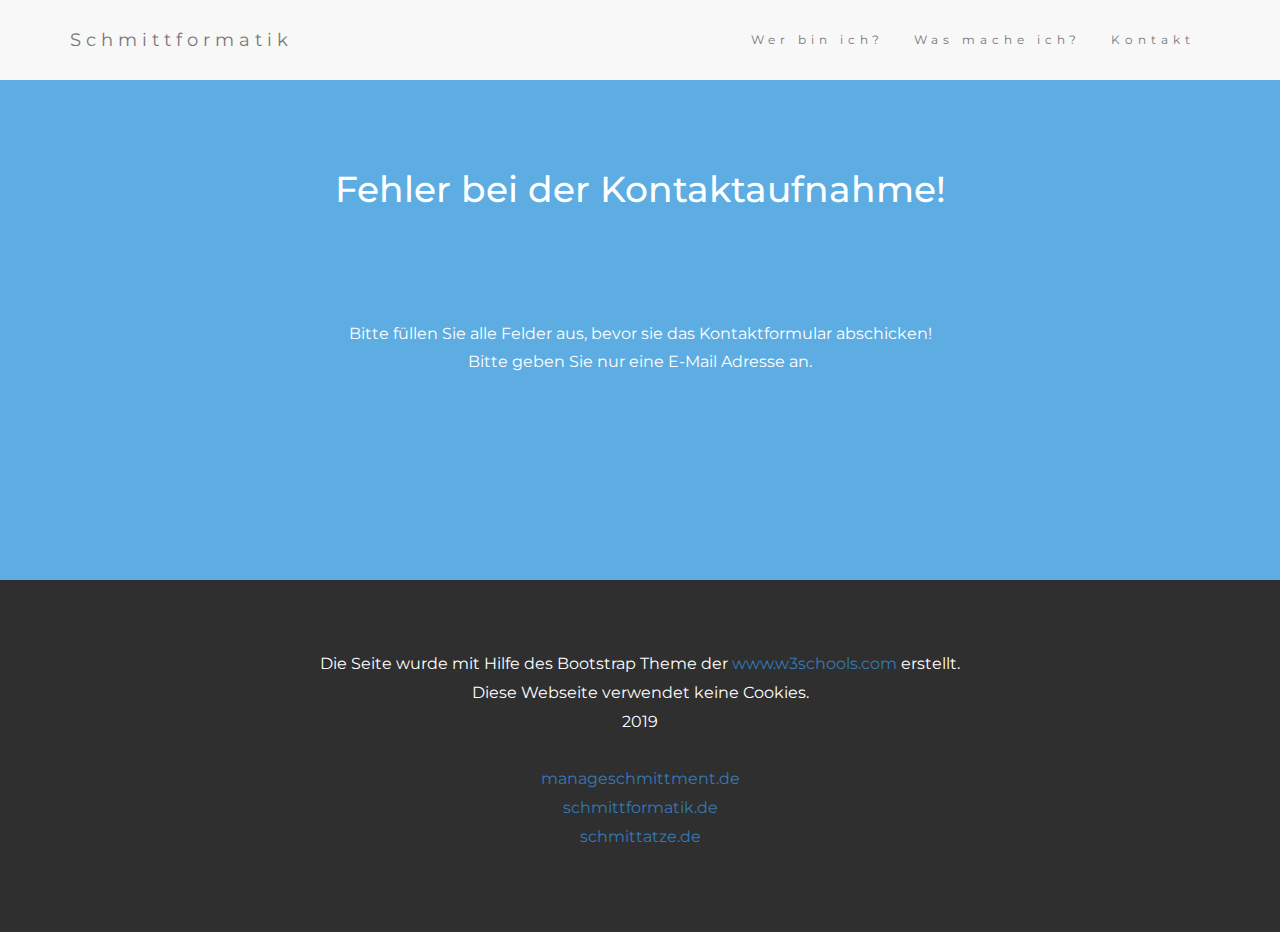
<file: views/error_message.html>
<!DOCTYPE html>
<html lang="de">

<head>
    <title>Fehler bei der Kontaktaufnahme.</title>
    <meta charset="utf-8">
    <meta name="viewport" content="width=device-width, initial-scale=1">
    <meta name="description" content="Software Entwickler für digitale Lösungen im Cloud-Umfeld.">
    <meta name="keywords"
        content="Schmittformatik, Mobile Medien, Cloud, Azure, Waiblingen, Esslingen, Hochschule der Medien">

    <meta property="og:title" content="Marcel Schmitt - Software Entwickler für digitale Lösungen im Cloud-Umfeld.">
    <meta property="og:description" content="Software Entwickler für digitale Lösungen im Cloud-Umfeld.">
    <meta property="og:image" content="assets/serenity.jpg">
    <meta property="og:url" content="http://schmittformatik.de">

    <link rel="icon" type="assets/jpeg" href="../assets/serenity.jpg">

    <link rel="stylesheet" href="https://maxcdn.bootstrapcdn.com/bootstrap/3.4.0/css/bootstrap.min.css">
    <link href="https://fonts.googleapis.com/css?family=Montserrat" rel="stylesheet">
    <link rel="stylesheet" href="../css/styles.css" type="text/css">

    <script src="https://ajax.googleapis.com/ajax/libs/jquery/3.3.1/jquery.min.js"></script>
    <script src="https://maxcdn.bootstrapcdn.com/bootstrap/3.4.0/js/bootstrap.min.js"></script>
    <script src="../js/functions.js"></script>
</head>

<body>
    <nav class="navbar navbar-default">
        <div class="container">
            <div class="navbar-header">
                <button type="button" class="navbar-toggle" data-toggle="collapse" data-target="#myNavbar">
                    <span class="icon-bar"></span>
                    <span class="icon-bar"></span>
                    <span class="icon-bar"></span>
                </button>
                <a class="navbar-brand" href="../index.php">Schmittformatik</a>
            </div>
            <div class="collapse navbar-collapse" id="myNavbar">
                <ul class="nav navbar-nav navbar-right">
                    <li><a href="../index.php#wer-bin-ich">Wer bin ich?</a></li>
                    <li><a href="../index.php#was-mache-ich">Was mache ich?</a></li>
                    <li><a href="../index.php#kontakt">Kontakt</a></li>
                </ul>
            </div>
        </div>
    </nav>
    <div class="container-fluid bg-3 text-center new-height" id="kontakt">
        <h1>Fehler bei der Kontaktaufnahme!</h1>
        <div class="contact-text-answer">
            <p>
                Bitte füllen Sie alle Felder aus, bevor sie das Kontaktformular abschicken! <br />
                Bitte geben Sie nur eine E-Mail Adresse an.</p>
            </p>

        </div>
    </div>

    <footer class="container-fluid bg-4 text-center">
        <p>
            Die Seite wurde mit Hilfe des Bootstrap Theme der <a href="https://www.w3schools.com"
                target="_blank">www.w3schools.com</a> erstellt.
            <br />
            Diese Webseite verwendet keine Cookies.
            <br />
            2019
            <br />
            <br />
            <a href="http://www.manageschmittment.de" target="_blank">manageschmittment.de</a>
            <br />
            <a href="http://www.schmittformatik.de" target="_blank">schmittformatik.de</a>
            <br />
            <a href="http://www.schmittatze.de" target="_blank">schmittatze.de</a>
        </p>
    </footer>
</body>

</html>
</file>
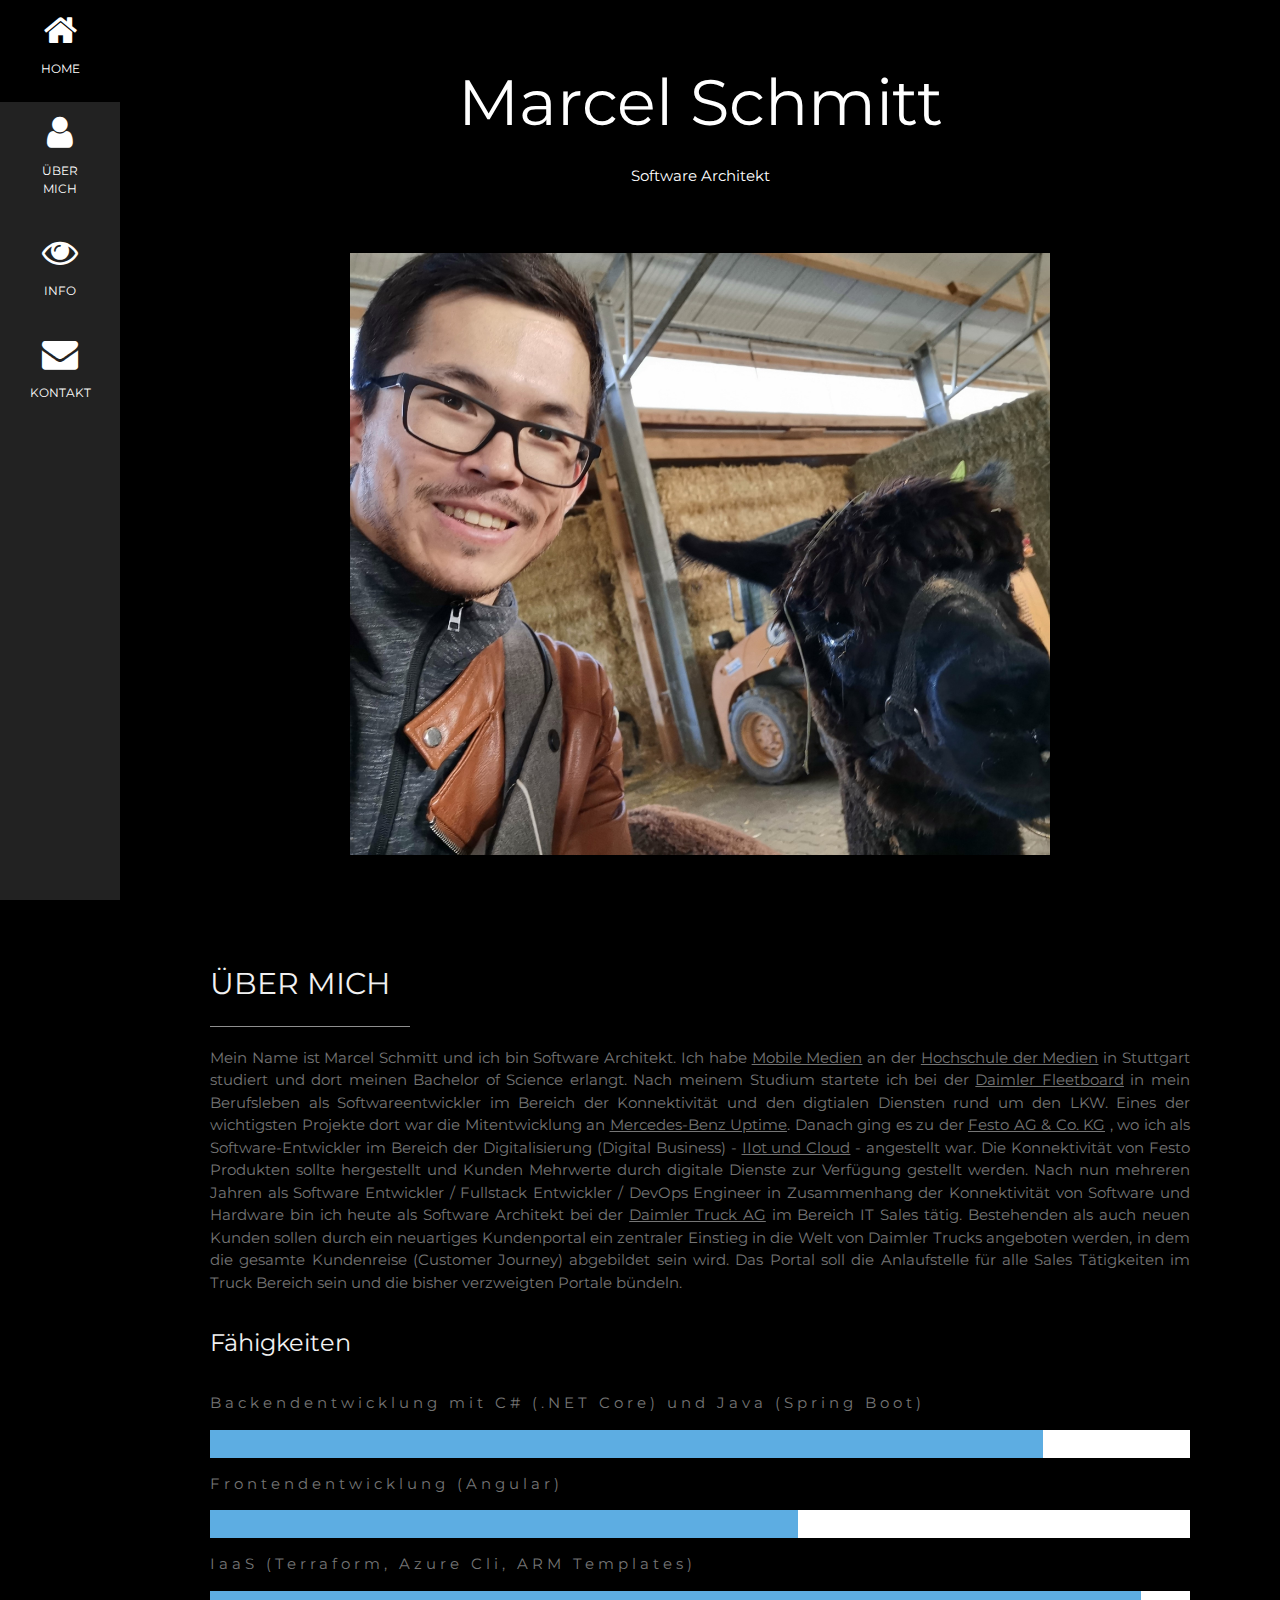
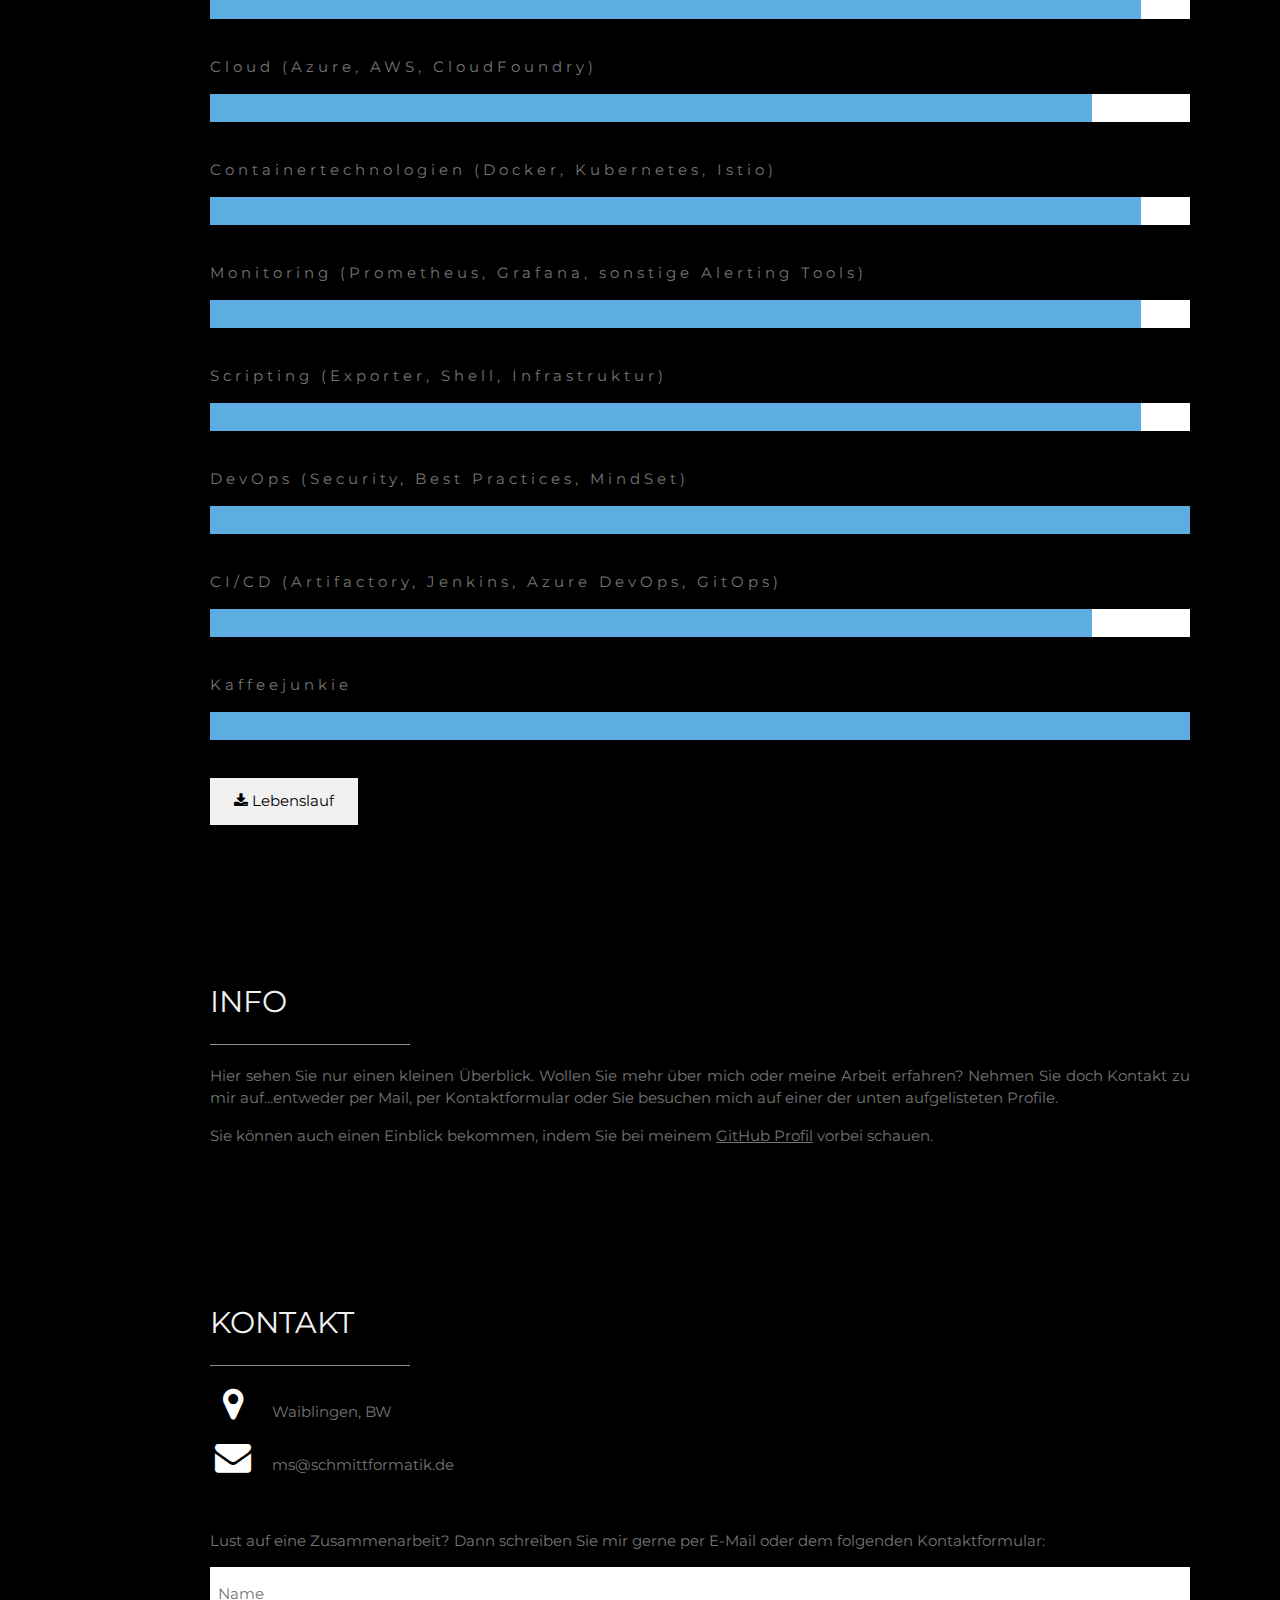
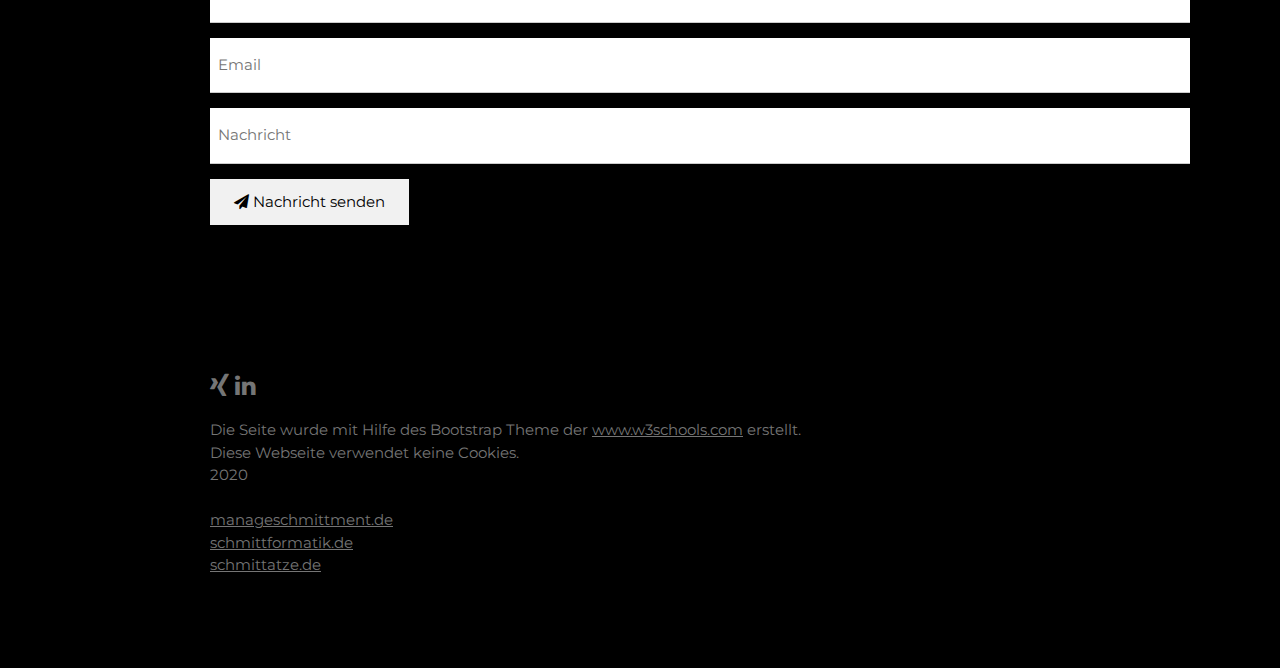
<file: v1/views/home.html>
<!DOCTYPE html>
<html lang="de" xmlns="http://www.w3.org/1999/xhtml" xmlns:fb="http://ogp.me/ns/fb#">
<title>Willkommen auf schmittformatik.de</title>
<meta charset="UTF-8">
<meta name="viewport" content="width=device-width, initial-scale=1">
<link rel="stylesheet" href="https://www.w3schools.com/w3css/4/w3.css">
<link rel="stylesheet" href="https://fonts.googleapis.com/css?family=Montserrat">
<link rel="stylesheet" href="https://cdnjs.cloudflare.com/ajax/libs/font-awesome/4.7.0/css/font-awesome.min.css">
<link rel="icon" type="assets/jpeg" href="../assets/alpaka.jpg">

<meta name="description" content="Software Architekt für digitale Lösungen im Cloud-Umfeld.">
<meta name="keywords"
  content="Schmittformatik, Mobile Medien, Cloud, Azure, Waiblingen, Esslingen, Hochschule der Medien">

<meta property="og:site_name" content="Schmittformatik.de">
<meta property="og:title" content="Marcel Schmitt - Software Architekt für digitale Lösungen im Cloud-Umfeld.">
<meta property="og:description" content="Software Architekt für digitale Lösungen im Cloud-Umfeld.">
<meta property="og:image" content="http://schmittformatik.de/assets/alpaka_preview.jpg" />
<meta property="og:image:secure_url" content="https://schmittformatik.de/assets/alpaka_preview.jpg" />
<meta property="og:image:type" content="image/jpeg" />
<meta property="og:image:width" content="400" />
<meta property="og:image:height" content="300" />
<meta property="og:url" content="http://schmittformatik.de">
<meta property="og:type" content="software" />
<meta property="og:locale" content="de_DE" />

<style>
  body,
  h1,
  h2,
  h3,
  h4,
  h5,
  h6 {
    font-family: "Montserrat", sans-serif
  }

  .w3-row-padding img {
    margin-bottom: 12px
  }

  /* Set the width of the sidebar to 120px */
  .w3-sidebar {
    width: 120px;
    background: #222;
  }

  /* Add a left margin to the "page content" that matches the width of the sidebar (120px) */
  #main {
    margin-left: 120px
  }

  /* Remove margins from "page content" on small screens */
  @media only screen and (max-width: 600px) {
    #main {
      margin-left: 0
    }
  }
</style>

<body class="w3-black">

  <nav class="w3-sidebar w3-bar-block w3-small w3-hide-small w3-center">
    <a href="#" class="w3-bar-item w3-button w3-padding-large w3-hover-black">
      <i class="fa fa-home w3-xxlarge"></i>
      <p>HOME</p>
    </a>
    <a href="#about" class="w3-bar-item w3-button w3-padding-large w3-hover-black">
      <i class="fa fa-user w3-xxlarge"></i>
      <p>ÜBER MICH</p>
    </a>
    <a href="#photos" class="w3-bar-item w3-button w3-padding-large w3-hover-black">
      <i class="fa fa-eye w3-xxlarge"></i>
      <p>INFO</p>
    </a>
    <a href="#contact" class="w3-bar-item w3-button w3-padding-large w3-hover-black">
      <i class="fa fa-envelope w3-xxlarge"></i>
      <p>KONTAKT</p>
    </a>
  </nav>

  <div class="w3-top w3-hide-large w3-hide-medium" id="myNavbar">
    <div class="w3-bar w3-black w3-opacity w3-hover-opacity-off w3-center w3-small">
      <a href="#" class="w3-bar-item w3-button" style="width:25% !important">HOME</a>
      <a href="#about" class="w3-bar-item w3-button" style="width:25% !important">ÜBER MICH</a>
      <a href="#photos" class="w3-bar-item w3-button" style="width:25% !important">INFO</a>
      <a href="#contact" class="w3-bar-item w3-button" style="width:25% !important">KONTAKT</a>
    </div>
  </div>

  <div class="w3-padding-large" id="main">
    <header class="w3-container w3-padding-32 w3-center w3-black" id="home">
      <h1 class="w3-jumbo"> Marcel Schmitt</h1>
      <p>Software Architekt</p>
      <img src="../assets/alpaka.jpg" class="w3-image" style="padding-top: 50px" width="700px" height="800px">
    </header>

    <div class="w3-content w3-justify w3-text-grey w3-padding-64" id="about">
      <h2 class="w3-text-light-grey">ÜBER MICH</h2>
      <hr style="width:200px" class="w3-opacity">
      <p>Mein Name ist Marcel Schmitt und ich bin Software Architekt.
        Ich habe <a href="https://www.hdm-stuttgart.de/mm" target="_blank">Mobile Medien</a> an der <a
          href="https://www.hdm-stuttgart.de/" target="_blank">Hochschule der Medien</a> in Stuttgart studiert und dort
        meinen Bachelor of Science erlangt.
        Nach meinem Studium startete ich bei der <a href="https://www.fleetboard.de" target="_blank">Daimler
          Fleetboard</a> in mein Berufsleben als Softwareentwickler im Bereich der Konnektivität und den digtialen
        Diensten rund um den LKW.
        Eines der wichtigsten Projekte dort war die Mitentwicklung an <a
          href="https://www.mercedes-benz-trucks.com/de_DE/buy/mercedes-benz-roadefficiency/uptime.html"
          target="_blank">Mercedes-Benz Uptime</a>.
        Danach ging es zu der <a href="https://www.festo.com/cms/de_de/index.htm" target="_blank">Festo AG & Co.
          KG</a> , wo ich als Software-Entwickler im Bereich der Digitalisierung (Digital Business) - <a
          href="https://www.festo.com/cms/de_de/56644.htm" target="_blank">IIot und Cloud</a> - angestellt war. Die
        Konnektivität von Festo Produkten sollte hergestellt und Kunden Mehrwerte durch digitale Dienste zur Verfügung
        gestellt werden.
        Nach nun mehreren Jahren als Software Entwickler / Fullstack Entwickler / DevOps Engineer in Zusammenhang der
        Konnektivität von Software und Hardware bin ich heute als Software Architekt
        bei der <a href="https://www.daimler.com/konzern/geschaeftsfelder/daimler-trucks/" target="_blank">Daimler Truck
          AG</a> im Bereich IT Sales tätig.
        Bestehenden als auch neuen Kunden sollen durch ein neuartiges Kundenportal ein zentraler Einstieg in die Welt
        von Daimler Trucks angeboten werden, in dem die gesamte Kundenreise (Customer Journey) abgebildet sein wird.
        Das Portal soll die Anlaufstelle für alle Sales Tätigkeiten im Truck Bereich sein und die bisher verzweigten
        Portale bündeln.
      </p>
      <h3 class="w3-padding-16 w3-text-light-grey">Fähigkeiten</h3>
      <p class="w3-wide">Backendentwicklung mit C# (.NET Core) und Java (Spring Boot)</p>
      <div class="w3-white">
        <div style="background-color: #5DADE2; height:28px;width:85%"></div>
      </div>
      <p class="w3-wide">Frontendentwicklung (Angular)</p>
      <div class="w3-white">
        <div style="background-color: #5DADE2; height:28px;width:60%"></div>
      </div>
      <p class="w3-wide">IaaS (Terraform, Azure Cli, ARM Templates)</p>
      <div class="w3-white">
        <div style="background-color: #5DADE2; height:28px;width:95%"></div>
      </div><br>
      <p class="w3-wide">Cloud (Azure, AWS, CloudFoundry)</p>
      <div class="w3-white">
        <div style="background-color: #5DADE2; height:28px;width:90%"></div>
      </div><br>
      <p class="w3-wide">Containertechnologien (Docker, Kubernetes, Istio)</p>
      <div class="w3-white">
        <div style="background-color: #5DADE2; height:28px;width:95%"></div>
      </div><br>
      <p class="w3-wide">Monitoring (Prometheus, Grafana, sonstige Alerting Tools)</p>
      <div class="w3-white">
        <div style="background-color: #5DADE2; height:28px;width:95%"></div>
      </div><br>
      <p class="w3-wide">Scripting (Exporter, Shell, Infrastruktur)</p>
      <div class="w3-white">
        <div style="background-color: #5DADE2; height:28px;width:95%"></div>
      </div><br>
      <p class="w3-wide">DevOps (Security, Best Practices, MindSet)</p>
      <div class="w3-white">
        <div style="background-color: #5DADE2; height:28px;width:100%"></div>
      </div><br>
      <p class="w3-wide">CI/CD (Artifactory, Jenkins, Azure DevOps, GitOps)</p>
      <div class="w3-white">
        <div style="background-color: #5DADE2; height:28px;width:90%"></div>
      </div><br>
      <p class="w3-wide">Kaffeejunkie</p>
      <div class="w3-white">
        <div style="background-color: #5DADE2; height:28px;width:100%"></div>
      </div><br>
      <button class="w3-button w3-light-grey w3-padding-large w3-section">
        <a href="../assets/cv_marcel_schmitt.pdf" style="text-decoration: none" target="_blank"><i
            class="fa fa-download"></i> Lebenslauf</a>
      </button>
    </div>

    <div class="w3-content w3-justify w3-text-grey w3-padding-64" id="photos">
      <h2 class="w3-text-light-grey">INFO</h2>
      <hr style="width:200px" class="w3-opacity">
      <p>Hier sehen Sie nur einen kleinen Überblick. Wollen Sie mehr über mich oder meine Arbeit erfahren? Nehmen Sie
        doch Kontakt zu mir auf...entweder per Mail, per Kontaktformular oder Sie besuchen mich auf einer der unten
        aufgelisteten Profile.
      <p>
        Sie können auch einen Einblick bekommen, indem Sie bei meinem <a href="https://github.com/MarcelMYSchmitt"
          target="_blank">GitHub Profil</a> vorbei schauen.
      </p>
    </div>

    <div class="w3-padding-64 w3-content w3-text-grey" id="contact">
      <h2 class="w3-text-light-grey">KONTAKT</h2>
      <hr style="width:200px" class="w3-opacity">

      <div class="w3-section">
        <p><i class="fa fa-map-marker fa-fw w3-text-white w3-xxlarge w3-margin-right"></i>Waiblingen, BW</p>
        <p><i class="fa fa-envelope fa-fw w3-text-white w3-xxlarge w3-margin-right"> </i>ms@schmittformatik.de</p>
      </div><br>
      <p>Lust auf eine Zusammenarbeit? Dann schreiben Sie mir gerne per E-Mail oder dem folgenden Kontaktformular:</p>

      <form action="views/send_mail.php" method="POST" name="contact_form">
        <p><input class="w3-input w3-padding-16" type="text" placeholder="Name" required name="name"></p>
        <p><input class="w3-input w3-padding-16" type="text" placeholder="Email" required name="email"></p>
        <p><input class="w3-input w3-padding-16" type="text" placeholder="Nachricht" required name="message"></p>
        <p>
          <button class="w3-button w3-light-grey w3-padding-large" type="submit">
            <i class="fa fa-paper-plane"></i> Nachricht senden
          </button>
        </p>
      </form>
    </div>

    <footer class="w3-content w3-padding-64 w3-text-grey w3-xlarge">
      <a href="https://www.xing.com/profile/Marcel_Schmitt29" target="_blank"><i
          class="fa fa-xing w3-hover-opacity"></i></a>
      <a href="https://www.linkedin.com/in/marcel-schmitt-bb763a165/" target="_blank"><i
          class="fa fa-linkedin w3-hover-opacity"></i></a>

      <p class="w3-medium">
        Die Seite wurde mit Hilfe des Bootstrap Theme der <a href="https://www.w3schools.com"
          target="_blank">www.w3schools.com</a> erstellt.
        <br />
        Diese Webseite verwendet keine Cookies.
        <br />
        2020
        <br />
        <br />
        <a href="http://www.manageschmittment.de" target="_blank">manageschmittment.de</a>
        <br />
        <a href="http://www.schmittformatik.de" target="_blank">schmittformatik.de</a>
        <br />
        <a href="http://www.schmittatze.de" target="_blank">schmittatze.de</a>
      </p>
    </footer>

  </div>

</body>

</html>
</file>
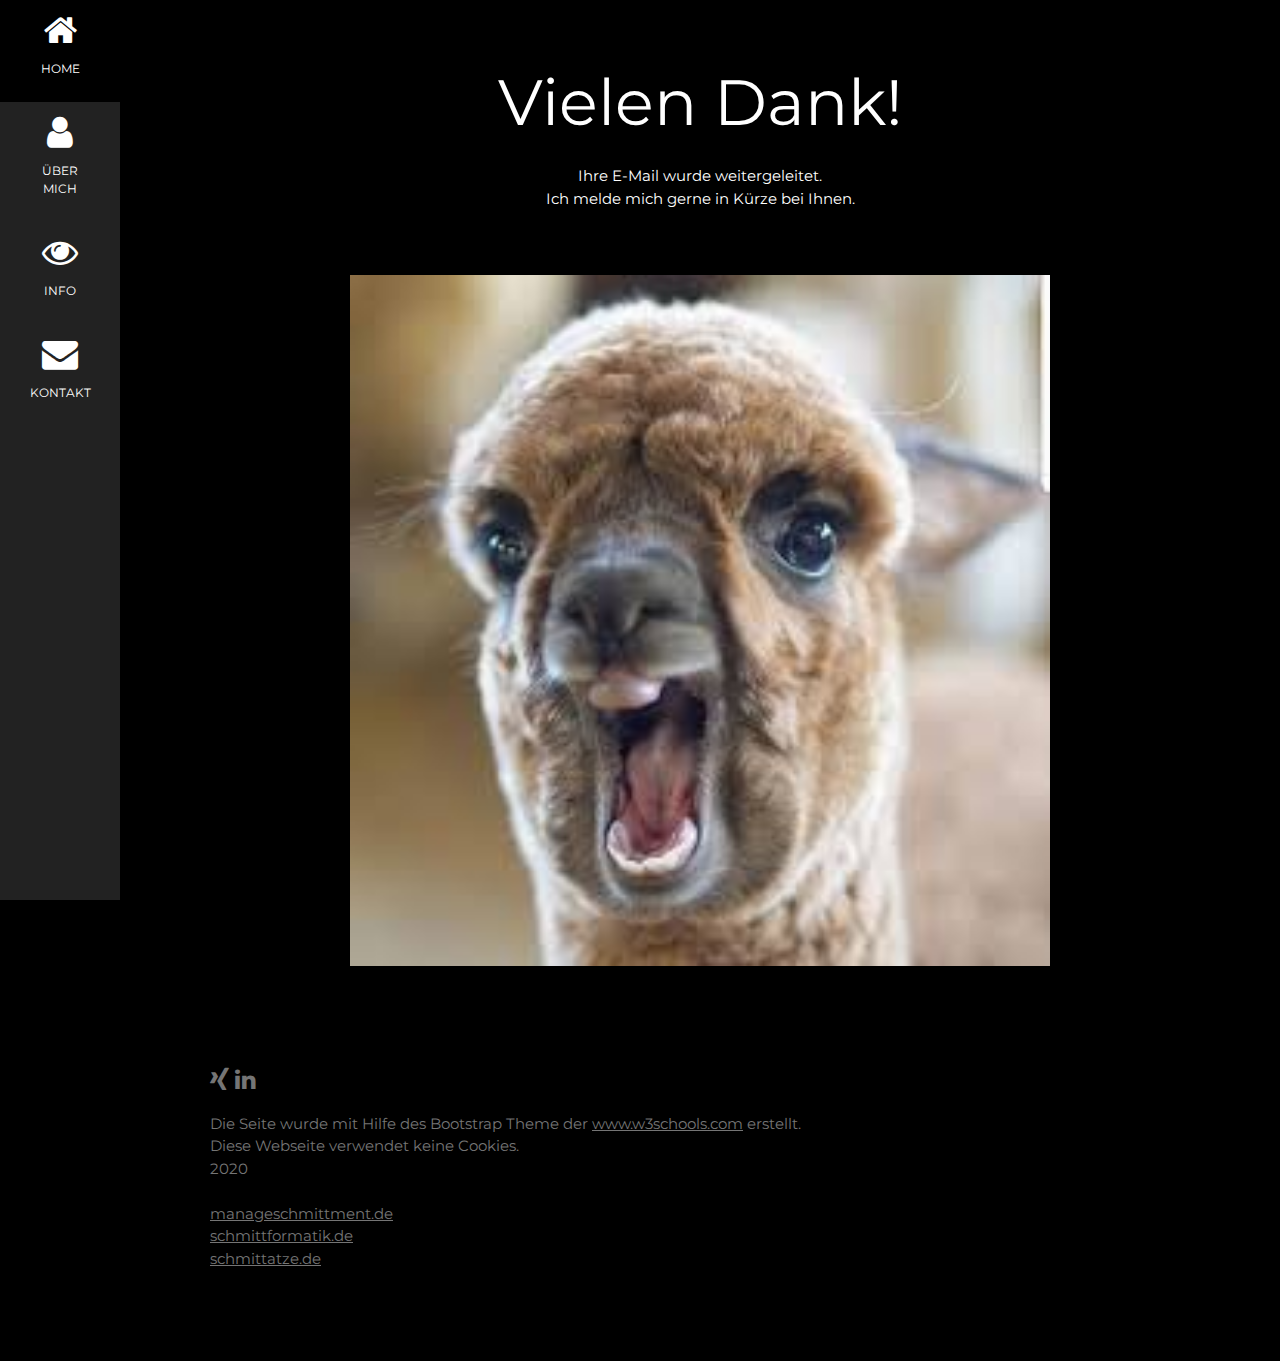
<file: v1/views/thank_you.html>
<!DOCTYPE html>
<html lang="de" xmlns="http://www.w3.org/1999/xhtml" xmlns:fb="http://ogp.me/ns/fb#">
<title>Willkommen auf schmittformatik.de</title>
<meta charset="UTF-8">
<meta name="viewport" content="width=device-width, initial-scale=1">
<link rel="stylesheet" href="https://www.w3schools.com/w3css/4/w3.css">
<link rel="stylesheet" href="https://fonts.googleapis.com/css?family=Montserrat">
<link rel="stylesheet" href="https://cdnjs.cloudflare.com/ajax/libs/font-awesome/4.7.0/css/font-awesome.min.css">
<link rel="icon" type="assets/jpeg" href="alpaka_logo.jpg">

<meta name="description" content="Software Architekt für digitale Lösungen im Cloud-Umfeld.">
<meta name="keywords"
  content="Schmittformatik, Mobile Medien, Cloud, Azure, Waiblingen, Esslingen, Hochschule der Medien">

<meta property="og:site_name" content="Schmittformatik.de">
<meta property="og:title" content="Marcel Schmitt - Software Architekt für digitale Lösungen im Cloud-Umfeld.">
<meta property="og:description" content="Software Architekt für digitale Lösungen im Cloud-Umfeld.">
<meta property="og:image" content="http://schmittformatik.de/assets/alpaka_preview.jpg" />
<meta property="og:image:secure_url" content="https://schmittformatik.de/assets/alpaka_preview.jpg" />
<meta property="og:image:type" content="image/jpeg" />
<meta property="og:image:width" content="400" />
<meta property="og:image:height" content="300" />
<meta property="og:url" content="http://schmittformatik.de">
<meta property="og:type" content="software" />
<meta property="og:locale" content="de_DE" />


<style>
  body,
  h1,
  h2,
  h3,
  h4,
  h5,
  h6 {
    font-family: "Montserrat", sans-serif
  }

  .w3-row-padding img {
    margin-bottom: 12px
  }

  /* Set the width of the sidebar to 120px */
  .w3-sidebar {
    width: 120px;
    background: #222;
  }

  /* Add a left margin to the "page content" that matches the width of the sidebar (120px) */
  #main {
    margin-left: 120px
  }

  /* Remove margins from "page content" on small screens */
  @media only screen and (max-width: 600px) {
    #main {
      margin-left: 0
    }
  }
</style>

<body class="w3-black">

  <nav class="w3-sidebar w3-bar-block w3-small w3-hide-small w3-center">
    <a href="../index.php" class="w3-bar-item w3-button w3-padding-large w3-hover-black">
      <i class="fa fa-home w3-xxlarge"></i>
      <p>HOME</p>
    </a>
    <a href="../index.php#about" class="w3-bar-item w3-button w3-padding-large w3-hover-black">
      <i class="fa fa-user w3-xxlarge"></i>
      <p>ÜBER MICH</p>
    </a>
    <a href="../index.php#photos" class="w3-bar-item w3-button w3-padding-large w3-hover-black">
      <i class="fa fa-eye w3-xxlarge"></i>
      <p>INFO</p>
    </a>
    <a href="../index.php#contact" class="w3-bar-item w3-button w3-padding-large w3-hover-black">
      <i class="fa fa-envelope w3-xxlarge"></i>
      <p>KONTAKT</p>
    </a>
  </nav>

  <div class="w3-top w3-hide-large w3-hide-medium" id="myNavbar">
    <div class="w3-bar w3-black w3-opacity w3-hover-opacity-off w3-center w3-small">
      <a href="../index.php" class="w3-bar-item w3-button" style="width:25% !important">HOME</a>
      <a href="../index.php#about" class="w3-bar-item w3-button" style="width:25% !important">ÜBER MICH</a>
      <a href="../index.php#photos" class="w3-bar-item w3-button" style="width:25% !important">INFO</a>
      <a href="../index.php#contact" class="w3-bar-item w3-button" style="width:25% !important">KONTAKT</a>
    </div>
  </div>

  <div class="w3-padding-large" id="main">
    <header class="w3-container w3-padding-32 w3-center w3-black" id="home">
      <h1 class="w3-jumbo">Vielen Dank!</h1>
      <p>
        Ihre E-Mail wurde weitergeleitet.
        <br />
        Ich melde mich gerne in Kürze bei Ihnen.
      </p>
      <img src="../assets/alpaka_happy.jpg" class="w3-image" style="padding-top: 50px" width="700" height="800">
    </header>


    <footer class="w3-content w3-padding-64 w3-text-grey w3-xlarge">
      <a href="https://www.xing.com/profile/Marcel_Schmitt29" target="_blank"><i
          class="fa fa-xing w3-hover-opacity"></i></a>
      <a href="https://www.linkedin.com/in/marcel-schmitt-bb763a165/" target="_blank"><i
          class="fa fa-linkedin w3-hover-opacity"></i></a>

      <p class="w3-medium">
        Die Seite wurde mit Hilfe des Bootstrap Theme der <a href="https://www.w3schools.com"
          target="_blank">www.w3schools.com</a> erstellt.
        <br />
        Diese Webseite verwendet keine Cookies.
        <br />
        2020
        <br />
        <br />
        <a href="http://www.manageschmittment.de" target="_blank">manageschmittment.de</a>
        <br />
        <a href="http://www.schmittformatik.de" target="_blank">schmittformatik.de</a>
        <br />
        <a href="http://www.schmittatze.de" target="_blank">schmittatze.de</a>
      </p>
    </footer>

  </div>

</body>

</html>
</file>
<file: css/styles.css>
html {
    scroll-behavior: smooth;
  }

  body {
    font: 20px Montserrat, sans-serif;
    line-height: 1.8;
    color: #f5f6f7;
  }

  p {
    font-size: 16px;
  }

  .margin {
    margin-bottom: 45px;
  }

  .bg-1 {
    background-color: #1abc9c;
    /* Green */
    color: #ffffff;
  }

  .bg-2 {
    background-color: #474e5d;
    /* Dark Blue */
    color: #ffffff;
  }

  .bg-3 {
    background-color: #5DADE2;
    /* Light Gray */
    color: #fff;
  }

  .bg-4 {
    background-color: #2f2f2f;
    /* Black Gray */
    color: #fff;
  }

  .container-fluid {
    padding-top: 70px;
    padding-bottom: 70px;
  }

  .navbar {
    padding-top: 15px;
    padding-bottom: 15px;
    border: 0;
    border-radius: 0;
    margin-bottom: 0;
    font-size: 12px;
    letter-spacing: 5px;
  }

  .navbar-nav li a:hover {
    color: #1abc9c !important;
  }

  .cv-text {
    padding-left: 50px;
    padding-right: 50px;
  }

  .contact-text {
    padding-left: 50px;
    padding-right: 50px;
    margin-bottom: 75px;
  }

  .contact-links{
    padding-top: 50px;
  }

  .contact-form {
    padding-top: 25px;

  }

  .contact-form-table {
    margin-left:auto; 
    margin-right:auto;
    height: 350px;
  }

  .contact-form-table-right {
    color: #5DADE2;
    padding-right: 10px;
    padding-left: 10px;
    width: 80%;

  }

  .contact-input {
      width: 100%;
      border-radius: 10px;
      border-color:transparent;
  }

  .contact-textarea {
    width: 100%;
    resize: none;
    white-space: nowrap;
    border-radius: 10px;
    border-color:transparent;
  }

  .contact-submit {
    width: 100%;
    color: #5DADE2;
    border-radius: 10px;
    border-color:transparent;
  }

  #bottom-up {
    display: none;
    position: fixed;
    bottom: 20px;
    right: 30px;
    z-index: 99;
    border: none;
    outline: none;
    cursor: pointer;
    padding: 3px;
    border-radius: 4px;
  }

  #bottom-up:hover {
    background-color: #555;
  }

  .new-height{
      height: 500px;
  }

  .contact-text-answer {
    padding-left: 50px;
    padding-right: 50px;
    padding-top: 100px;
  }
</file>
